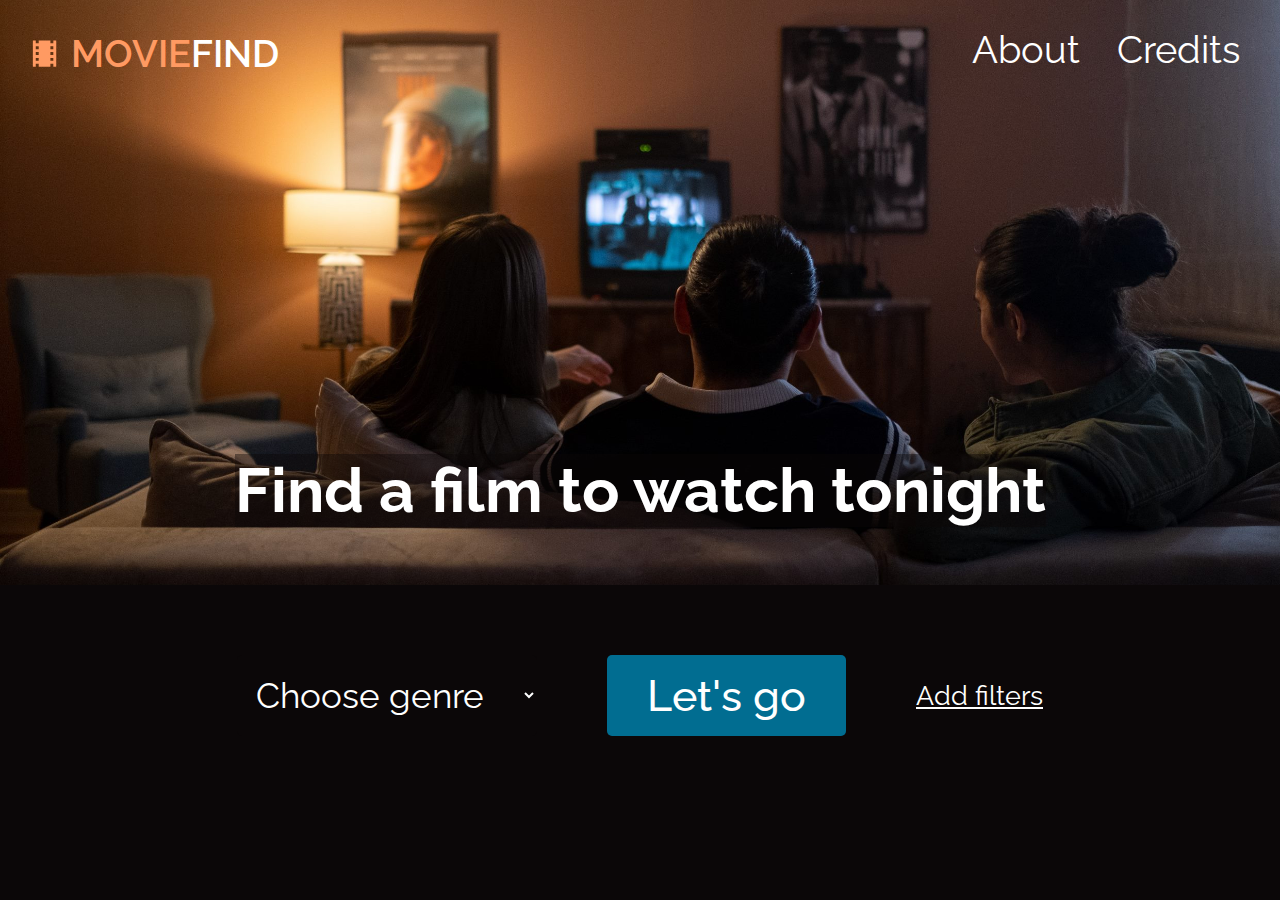
<file: index.html>
<!DOCTYPE html>
<html lang="en">

<head>
    <meta charset="UTF-8">
    <meta name="viewport" content="width=device-width, initial-scale=1.0">

    <title>Title</title>
    <meta name="description" content="Add brief description">
    <meta name="author" content="Add author">

    <!-- Open Graph Protocol-->
    <!--
        <meta property="og:title" content="A title">
        <meta property="og:type" content="website">
        <meta property="og:url" content="http://">
        <meta property="og:description" content="A brief description">
        <meta property="og:image" content="image.png">
    -->

    <!-- CSS files-->
    <link href="styles.css" rel="stylesheet">
    <!-- Fonts -->
    <link href="https://fonts.googleapis.com/css2?family=Raleway:wght@400;600;700;800;900&display=swap"
        rel="stylesheet">
    <!--Javascript files-->
    <script defer src="script.js"></script>
</head>

<body>
    <header>
        <div class="top-bar">
            <div class="logo">
                <svg xmlns="http://www.w3.org/2000/svg" viewBox="0 0 24 24">
                    <path fill="#ff9a62"
                        d="M18 3v2h-2V3H8v2H6V3H4v18h2v-2h2v2h8v-2h2v2h2V3h-2zM8 17H6v-2h2v2zm0-4H6v-2h2v2zm0-4H6V7h2v2zm10 8h-2v-2h2v2zm0-4h-2v-2h2v2zm0-4h-2V7h2v2z" />
                    </svg>
                <span>MOVIE<span style="color: #fff">FIND</span></span></div>
            <nav>
                <ul>
                    <li><a href="#">About</a></li>
                    <li><a href="#">Credits</a></li>
                </ul>
            </nav>
        </div>
        <div class="headline">
            <h1>Find a film to watch tonight</h1>
        </div>
    </header>
    <main>
        <div class="selection-bar">
            <select id="genres">
                <option value="" hidden>Choose genre</option>
                <option value="">Any</option>
            </select>
            <button id="find">Let's go</button>
            <p id="filters">Add filters</p>
            <p id="hide-filters" style="display:none">Hide filters</p>
        </div>
        <div id="filter-options" style="display: none">
            <select id="languages">
                <option value="" hidden>Language</option>
                <option value="">Any</option>
            </select> </label>
            <select id='countries'>
                <option value="" hidden>Country</option>
                <option value="">Any</option>
            </select>
            <label>Year <input id='year' value="" type='number'></label>
            <label>Top rated<input id="top-rated" value="" type="checkbox"></label>
        </div>
        <div id="films"></div>

    </main>
    <footer>

    </footer>



</body>

</html>
</file>
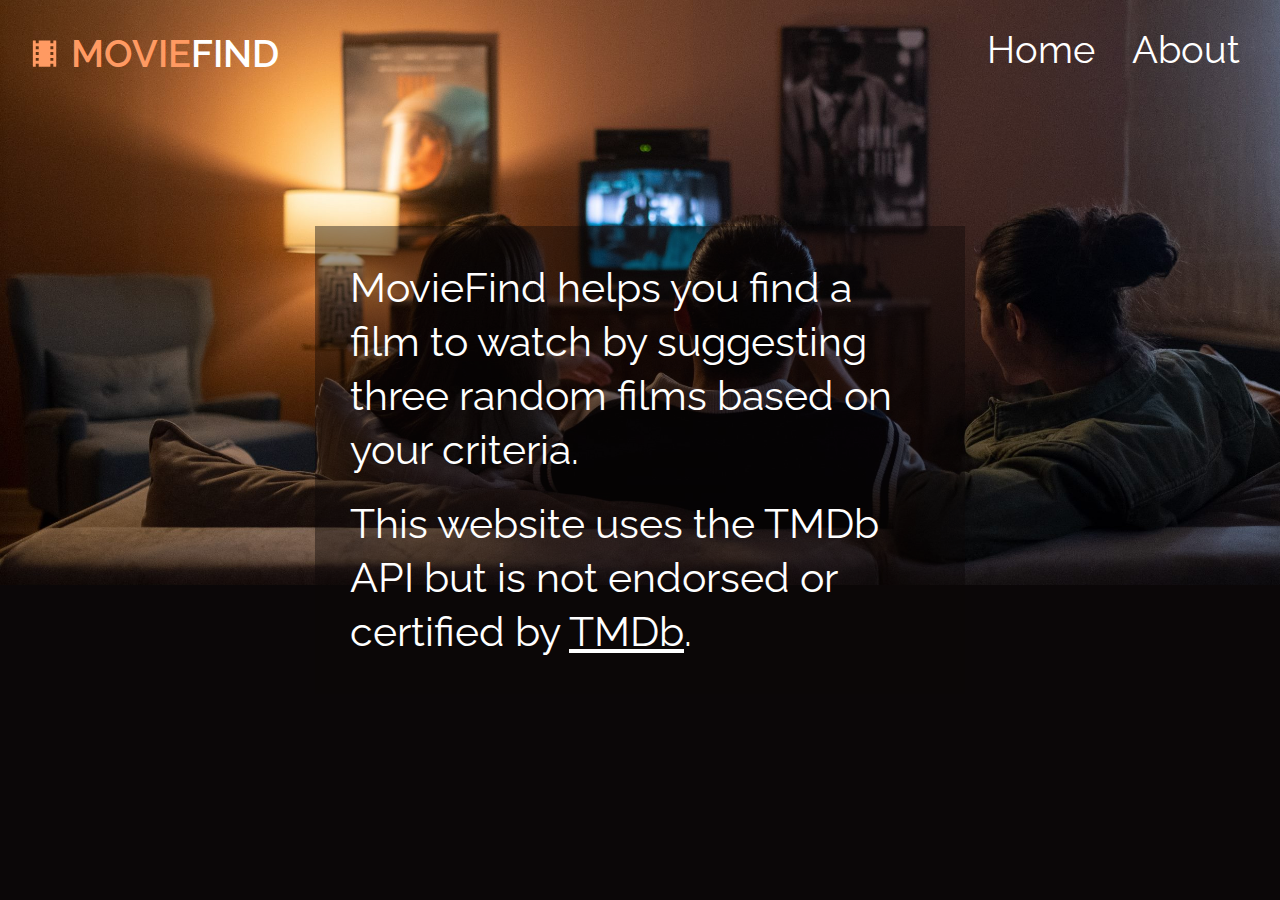
<file: About.html>
<!DOCTYPE html>
<html lang="en">

<head>
    <meta charset="UTF-8">
    <meta name="viewport" content="width=device-width, initial-scale=1.0">

    <title>MovieFind</title>
    <meta name="description" content="Add brief description">
    <meta name="author" content="Add author">

    <!-- Open Graph Protocol-->
    <!--
        <meta property="og:title" content="A title">
        <meta property="og:type" content="website">
        <meta property="og:url" content="http://">
        <meta property="og:description" content="A brief description">
        <meta property="og:image" content="image.png">
    -->

    <!-- CSS files-->
    <link href="styles.css" rel="stylesheet">
    <!-- Fonts -->
    <link href="https://fonts.googleapis.com/css2?family=Raleway:wght@400;600;700;800;900&display=swap"
        rel="stylesheet">
    <!--Javascript files-->
    
</head>

<body>
    <header>
        <div class="top-bar">
            <div class="logo">
                <svg xmlns="http://www.w3.org/2000/svg" viewBox="0 0 24 24">
                    <path fill="#ff9a62"
                        d="M18 3v2h-2V3H8v2H6V3H4v18h2v-2h2v2h8v-2h2v2h2V3h-2zM8 17H6v-2h2v2zm0-4H6v-2h2v2zm0-4H6V7h2v2zm10 8h-2v-2h2v2zm0-4h-2v-2h2v2zm0-4h-2V7h2v2z" />
                    </svg>
                <span>MOVIE<span style="color: #fff">FIND</span></span></div>
            <nav>
                <ul>
                    <li><a href="./index.html">Home</a></li>
                    <li><a href="./About.html">About</a></li>
                </ul>
            </nav>
        </div>
        <div class="about">
            <p>MovieFind helps you find a film to watch by suggesting three random films based on your criteria.</p>
            <p>This website uses the TMDb API but is not endorsed or certified by <a href="https://www.themoviedb.org/">TMDb</a>.</p>

        </div>
        </header>
</body>
</file>
<file: styles.css>
* {
    box-sizing: border-box;
    margin: 0;
    padding: 0;
}

html {
    font-size: 3vmin;
}


body {
    background-color: #0B0708;
    color: #fff;
    font-family: 'Raleway', sans-serif;
}

/* Header */
header {
    display: flex;
    flex-direction: column;
    height: 65vh;
    padding: 0 1rem;
    background-image: url(background.jpg);
    background-repeat: no-repeat;
    background-size: cover;
    background-position: center center;

}

.top-bar {
    margin-top: 1rem;
    display: flex;
    justify-content: space-between;
    font-size: 1.4rem;
}

.logo {
    color: #ff9a62;
    font-weight: 600;
}

svg,
.logo>span {
    vertical-align: middle;
    display: inline-block;
}

svg {
    height: 1.3rem;
    width: 1.3rem;
}


nav ul li {
    display: inline-block;
    Padding: 0 0.5rem;
}

a {
    text-decoration: none;
    color: inherit;
}

a:hover {
    color: #ff9a62;
}


.headline {
    display: flex;
    align-items: flex-end;
    justify-content: center;
    margin-top: 14rem;
}


.headline >h1 {
    font-size: 2.3rem;
    background-color: #0b07086a;
}

/* Buttons */

button {
    /*width: 10rem;*/
    color: #fff;
    border-radius: 5px;
    border: none;
    background-color: #01759ced;
    cursor: pointer;
    font-size: 1.6rem;
    font-weight: 500;
    padding: 15px 40px;
    font-family: 'Raleway', sans-serif;
}

button:hover {
    background-color: #01759cc4;
}

/*Main*/

select {
    /* Dropdown */
    background-color: #0B0708;
    color: #fff;
    border: none;
    width: 300px;
    border-radius: 5px;
}

.selection-bar,
#filter-options {
    display: flex;
    row-gap: 40px;
    column-gap: 70px;
    justify-content: center;
    flex-wrap: wrap;
    padding: 0 20px;

}

/* Styling filtering options */
select,
label {
    font-size: 1.3rem;
    font-family: 'Raleway', sans-serif;
    padding: 15px;
}

#filters,
#hide-filters {
    text-decoration: underline;
    align-self: center;
    cursor: pointer;
}

#filters:hover,
#hide-filters:hover {
    color: #ffffffd1;
}

#filter-options {
    margin: 40px 0;
    flex-wrap: wrap;
    align-items: center;
}

/*Custom number input */
input::-webkit-outer-spin-button,
input::-webkit-inner-spin-button {
    -webkit-appearance: none;
    appearance: none;
    margin: 0;
}

input[type=number] {
    -moz-appearance: textfield;
    appearance: none;
    text-align: center;
    border: none;
    margin: 0;
    width: 110px;
    height: 1.5rem;
    padding: 20px 20px;
    background-color: #0B0708;
    border: 2px solid #fff;
    color: #fff;
    font-size: 1.3rem;
    font-family: sans-serif;
    margin-left: 20px;
}

/* Custom checkbox */
input[type=checkbox]:focus {
    outline: 1px solid #fff;
    ;
}

input[type=checkbox] {
    background-color: #0B0708;
    border: 2px solid #fff;
    border-radius: 2px;
    appearance: none;
    -webkit-appearance: none;
    -moz-appearance: none;
    width: 30px;
    height: 1.5rem;
    appearance: none;
    position: relative;
    top: 5px;
    margin-left: 20px;
}

input[type=checkbox]:checked {
    background: #01759ced url('check.png') center;
}

/* Styling cards with film suggestions */

#films {
    width: 90%;
    margin: 70px auto;
    display: flex;
    flex-wrap: wrap;
    justify-content: center;
    column-gap: 70px;
    row-gap: 40px;
    font-family: sans-serif;
    
}
.film {width: 300px;
   /*background-color: #3e3c3d6e;*/

}

.film >h1 {
    font-size: 1rem;
    margin-top: 1rem;
}

.film >p {color: #aaa9a9;

}

.genre-name {
    display: flex;
    flex-wrap: wrap;
    margin-bottom: 1rem;
}

/* About page */
.about {
    max-width: 650px;
    background-color: #0b07086a;
    padding: 25px;
    margin: 150px auto;
    font-size: 1.5rem;
    line-height: 2rem;
    text-align: left;
}

.about p {
    padding: 10px;
}

.about a {
    text-decoration: underline;
}

/* Adjustments to screen sizes */
@media screen and (min-width: 650px) {
    .selection-bar {
        margin-top: 70px;
    }
}

@media screen and (max-width: 480px) {
    html {
        font-size: 4vmin;
    }

    .headline >h1 {
        font-size: 1.5rem;
    }

    input[type=number] {
        width: 70px;
        padding: 10px 10px;
    }

    input[type=checkbox] {
        width: 20px;

    }

}
</file>
